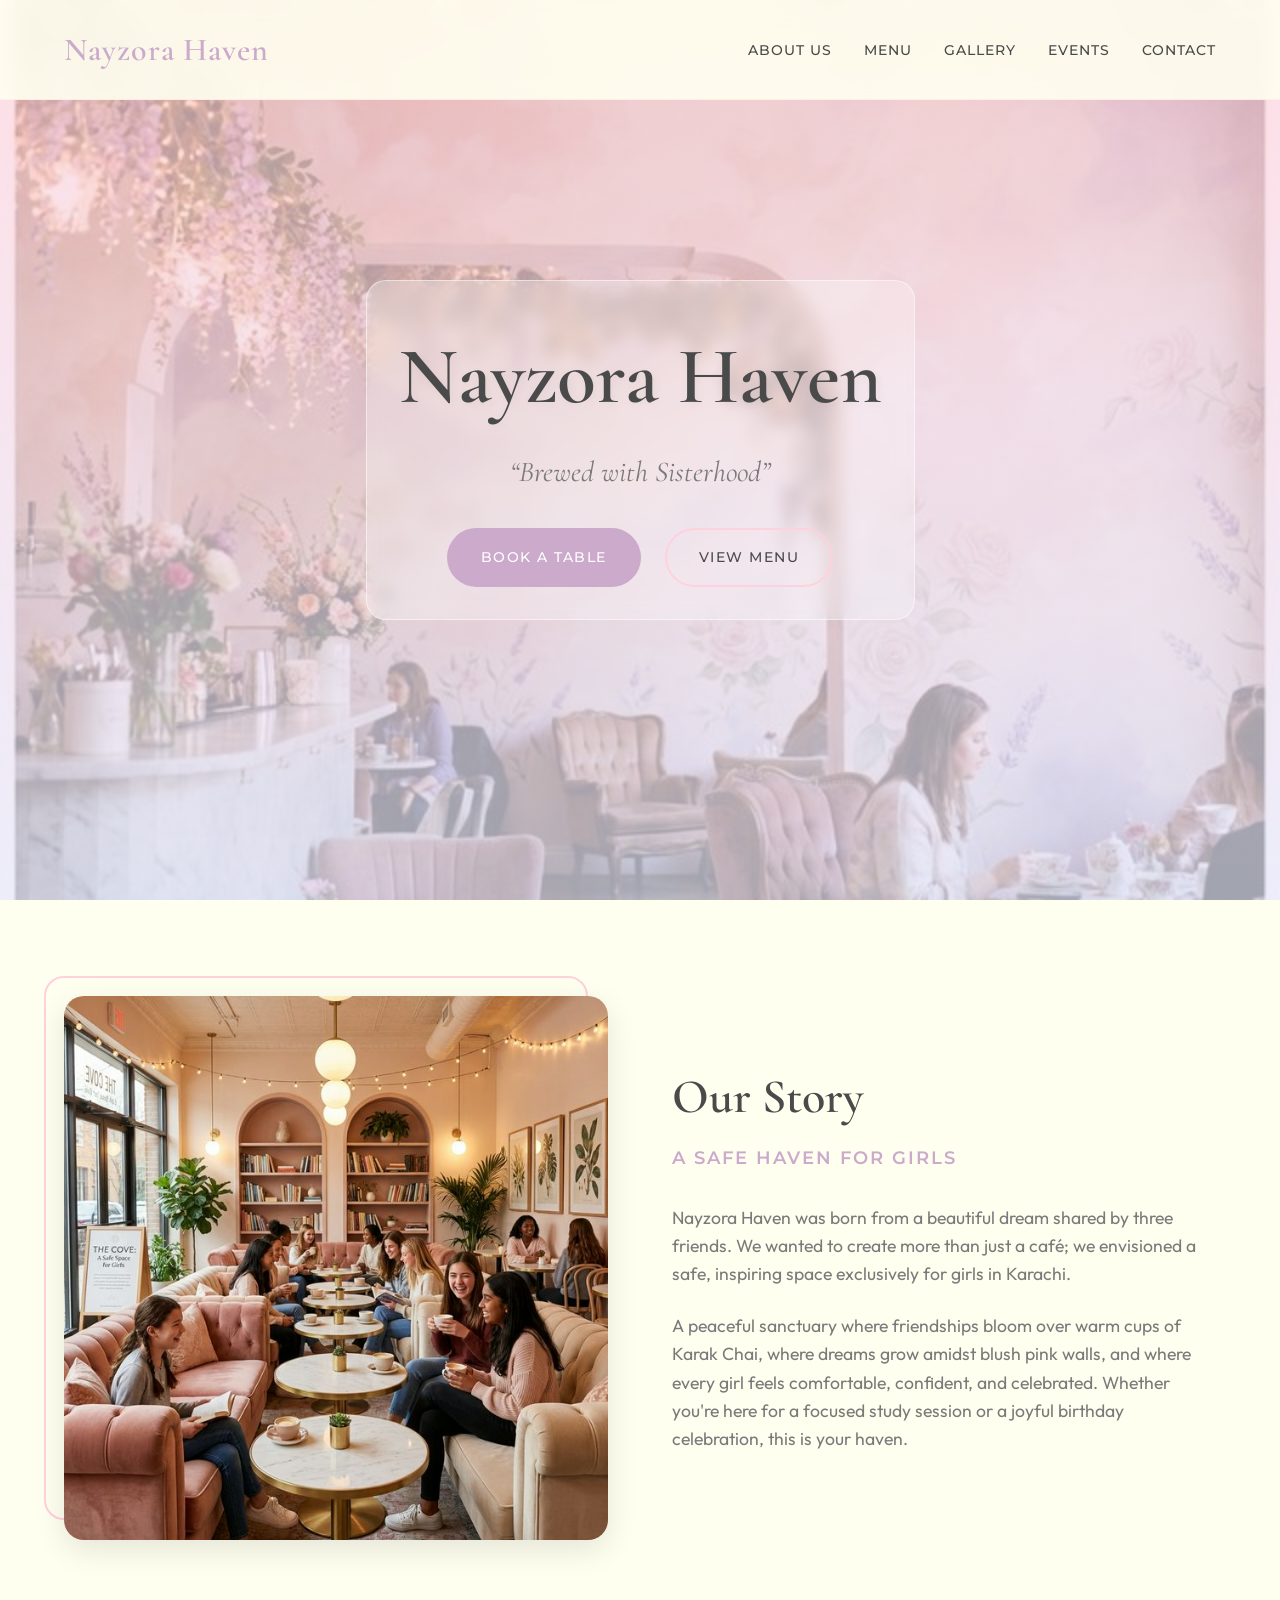
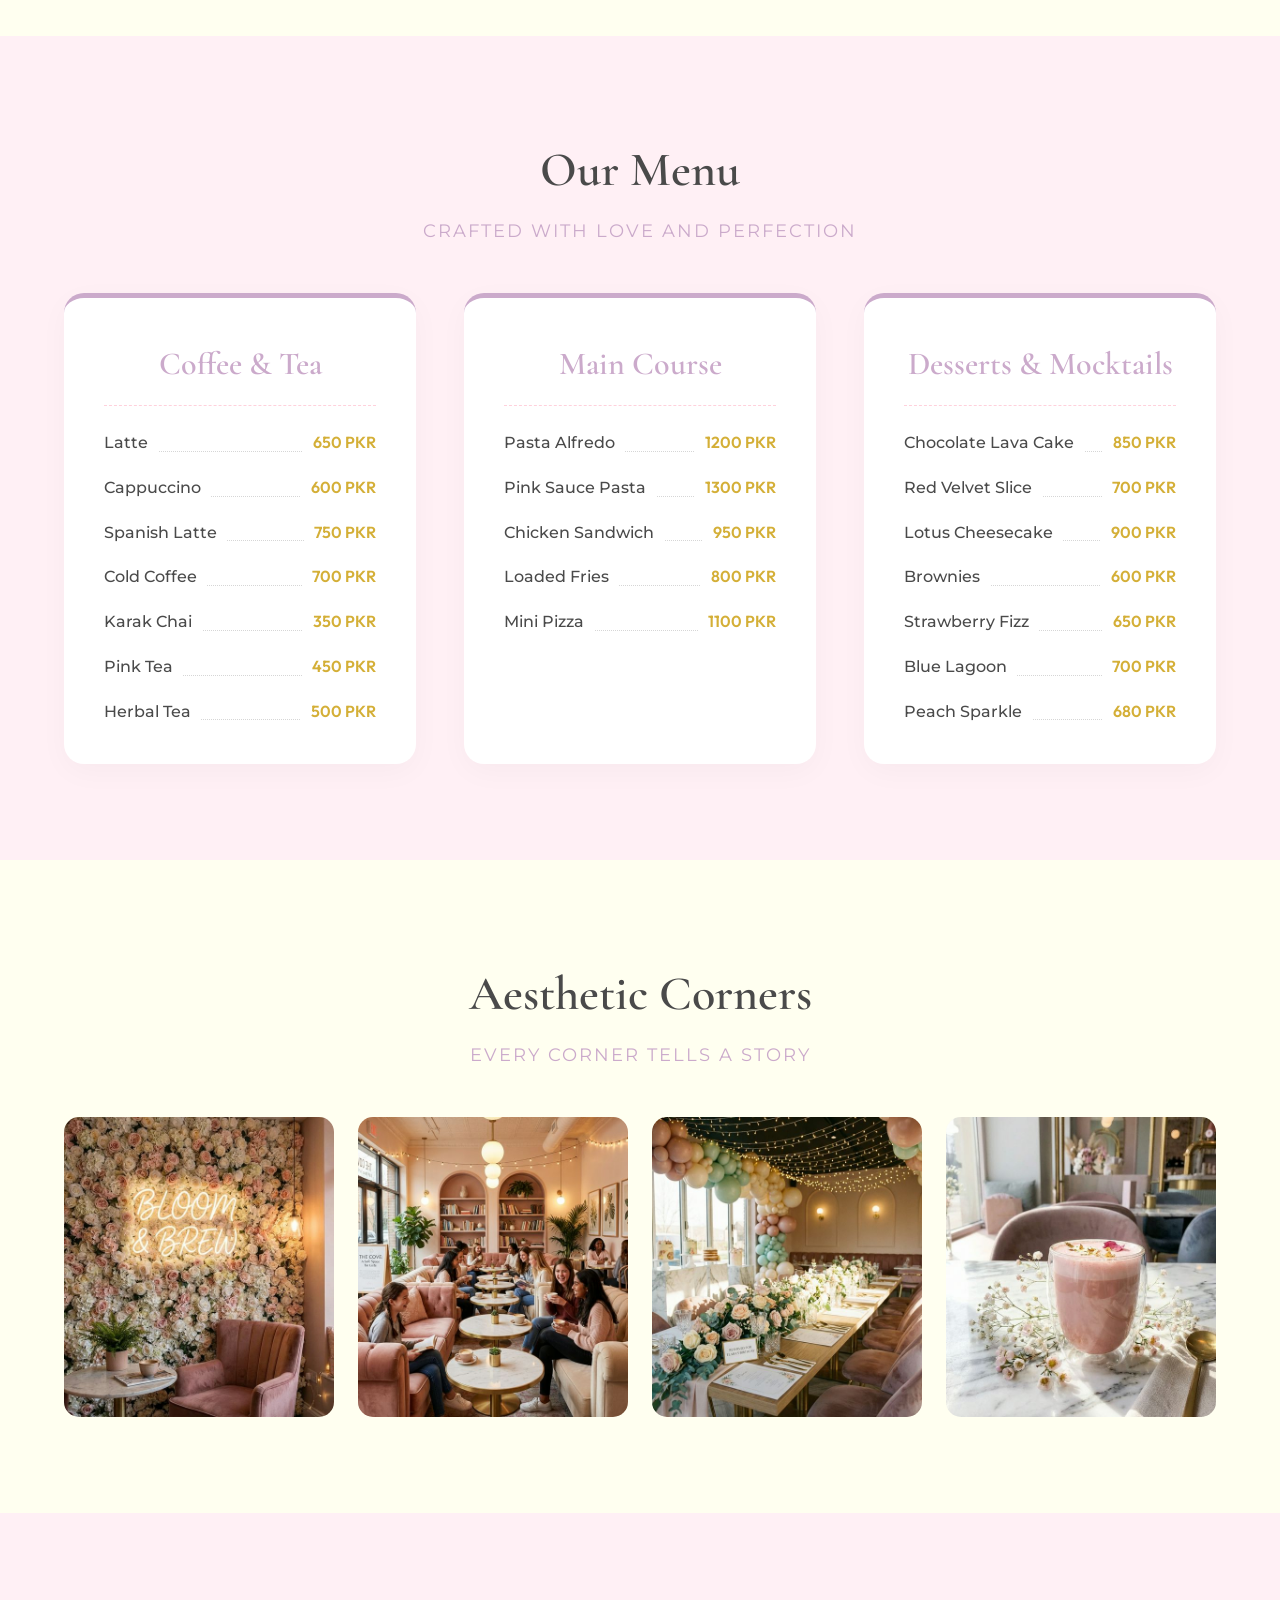
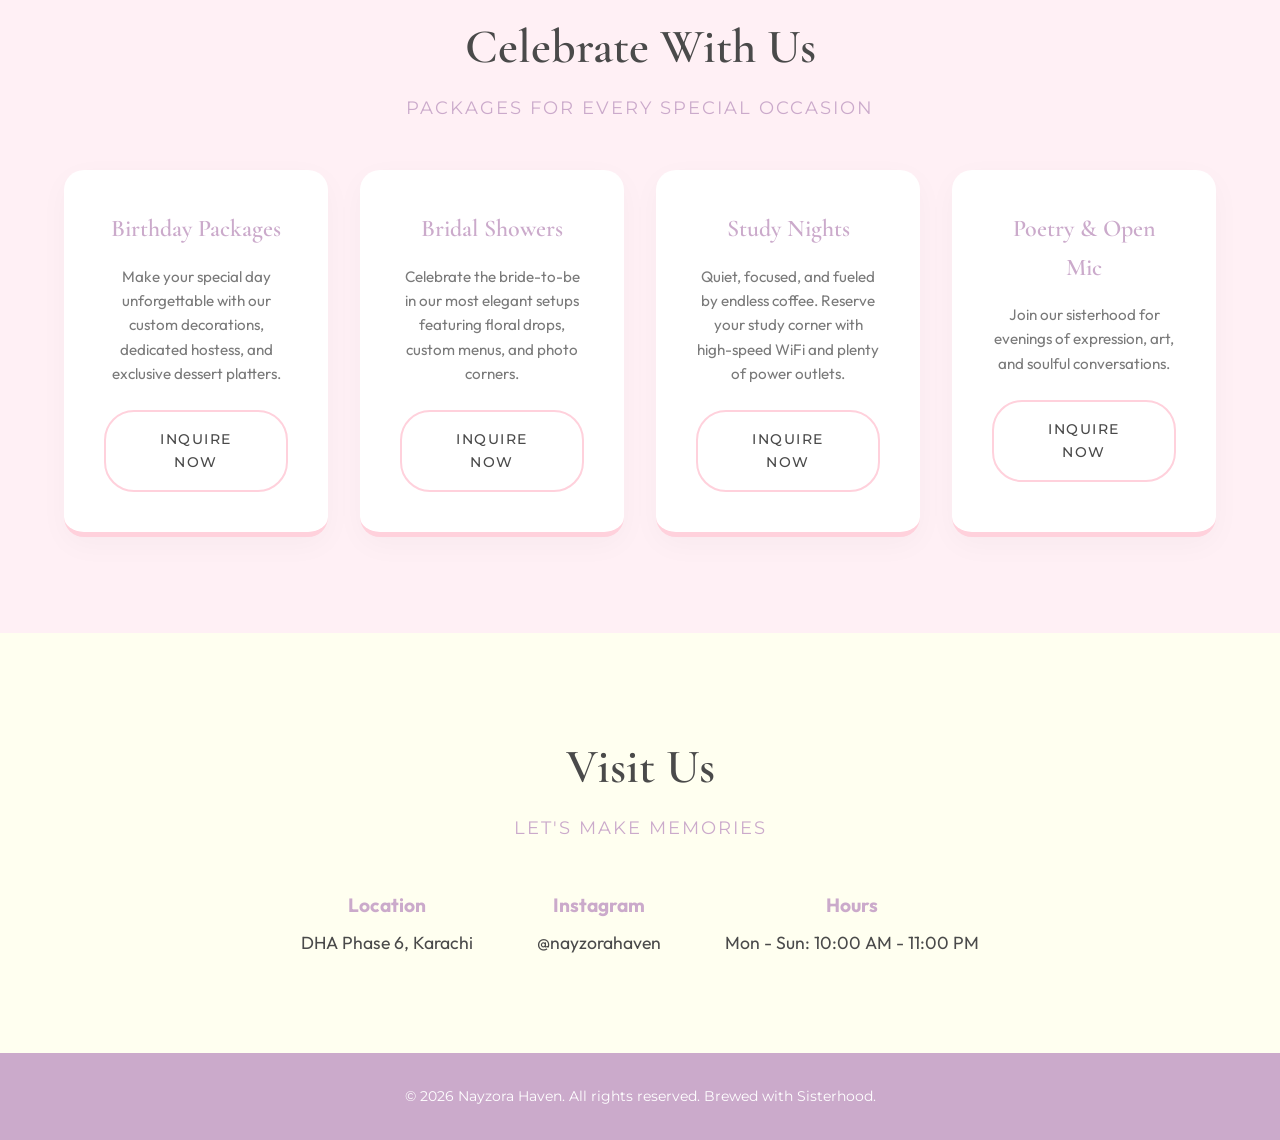
<file: index.html>
<!DOCTYPE html>
<html lang="en">

<head>
    <meta charset="UTF-8">
    <meta name="viewport" content="width=device-width, initial-scale=1.0">
    <title>Nayzora Haven | Brewed with Sisterhood</title>
    <!-- Google Fonts for Modern Feminine Typography -->
    <link rel="preconnect" href="https://fonts.googleapis.com">
    <link rel="preconnect" href="https://fonts.gstatic.com" crossorigin>
    <link
        href="https://fonts.googleapis.com/css2?family=Cormorant+Garamond:ital,wght@0,300;0,400;0,600;1,400&family=Montserrat:wght@300;400;500;600&family=Outfit:wght@300;400;500;700&display=swap"
        rel="stylesheet">
    <link rel="stylesheet" href="styles.css">
</head>

<body>
    <!-- Navbar -->
    <nav class="navbar">
        <div class="logo">Nayzora Haven</div>
        <ul class="nav-links">
            <li><a href="#about">About Us</a></li>
            <li><a href="#menu">Menu</a></li>
            <li><a href="#gallery">Gallery</a></li>
            <li><a href="#events">Events</a></li>
            <li><a href="#contact">Contact</a></li>
        </ul>
    </nav>

    <!-- Hero Section -->
    <header class="hero" id="home"
        style="background: linear-gradient(rgba(255, 209, 220, 0.7), rgba(230, 230, 250, 0.7)), url('assets/hero_bg.png') center/cover;">
        <div class="hero-content">
            <h1 class="hero-title">Nayzora Haven</h1>
            <p class="hero-tagline">“Brewed with Sisterhood”</p>
            <div class="hero-buttons">
                <a href="#contact" class="btn btn-primary">Book a Table</a>
                <a href="#menu" class="btn btn-secondary">View Menu</a>
            </div>
        </div>
    </header>

    <!-- About Us Section -->
    <section class="about section-padding" id="about">
        <div class="about-container">
            <div class="about-image">
                <img src="assets/cafe_interior.png" alt="Nayzora Haven Cafe Interior" class="img-fluid rounded-image">
            </div>
            <div class="about-content">
                <h2 class="section-title">Our Story</h2>
                <h3 class="section-subtitle">A Safe Haven for Girls</h3>
                <p>Nayzora Haven was born from a beautiful dream shared by three friends. We wanted to create more than
                    just a café; we envisioned a safe, inspiring space exclusively for girls in Karachi.</p>
                <p>A peaceful sanctuary where friendships bloom over warm cups of Karak Chai, where dreams grow amidst
                    blush pink walls, and where every girl feels comfortable, confident, and celebrated. Whether you're
                    here for a focused study session or a joyful birthday celebration, this is your haven.</p>
            </div>
        </div>
    </section>

    <!-- Menu Section -->
    <section class="menu section-padding bg-blush-light" id="menu">
        <div class="container">
            <div class="section-header text-center">
                <h2 class="section-title">Our Menu</h2>
                <p class="section-subtitle">Crafted with love and perfection</p>
            </div>

            <div class="menu-grid">
                <!-- Coffee & Tea -->
                <div class="menu-category">
                    <h3 class="category-title">Coffee & Tea</h3>
                    <div class="menu-items">
                        <div class="menu-item">
                            <div class="item-name">Latte</div>
                            <div class="item-price">650 PKR</div>
                        </div>
                        <div class="menu-item">
                            <div class="item-name">Cappuccino</div>
                            <div class="item-price">600 PKR</div>
                        </div>
                        <div class="menu-item">
                            <div class="item-name">Spanish Latte</div>
                            <div class="item-price">750 PKR</div>
                        </div>
                        <div class="menu-item">
                            <div class="item-name">Cold Coffee</div>
                            <div class="item-price">700 PKR</div>
                        </div>
                        <div class="menu-item">
                            <div class="item-name">Karak Chai</div>
                            <div class="item-price">350 PKR</div>
                        </div>
                        <div class="menu-item">
                            <div class="item-name">Pink Tea</div>
                            <div class="item-price">450 PKR</div>
                        </div>
                        <div class="menu-item">
                            <div class="item-name">Herbal Tea</div>
                            <div class="item-price">500 PKR</div>
                        </div>
                    </div>
                </div>

                <!-- Main Course -->
                <div class="menu-category">
                    <h3 class="category-title">Main Course</h3>
                    <div class="menu-items">
                        <div class="menu-item">
                            <div class="item-name">Pasta Alfredo</div>
                            <div class="item-price">1200 PKR</div>
                        </div>
                        <div class="menu-item">
                            <div class="item-name">Pink Sauce Pasta</div>
                            <div class="item-price">1300 PKR</div>
                        </div>
                        <div class="menu-item">
                            <div class="item-name">Chicken Sandwich</div>
                            <div class="item-price">950 PKR</div>
                        </div>
                        <div class="menu-item">
                            <div class="item-name">Loaded Fries</div>
                            <div class="item-price">800 PKR</div>
                        </div>
                        <div class="menu-item">
                            <div class="item-name">Mini Pizza</div>
                            <div class="item-price">1100 PKR</div>
                        </div>
                    </div>
                </div>

                <!-- Desserts & Mocktails -->
                <div class="menu-category">
                    <h3 class="category-title">Desserts & Mocktails</h3>
                    <div class="menu-items">
                        <div class="menu-item">
                            <div class="item-name">Chocolate Lava Cake</div>
                            <div class="item-price">850 PKR</div>
                        </div>
                        <div class="menu-item">
                            <div class="item-name">Red Velvet Slice</div>
                            <div class="item-price">700 PKR</div>
                        </div>
                        <div class="menu-item">
                            <div class="item-name">Lotus Cheesecake</div>
                            <div class="item-price">900 PKR</div>
                        </div>
                        <div class="menu-item">
                            <div class="item-name">Brownies</div>
                            <div class="item-price">600 PKR</div>
                        </div>
                        <div class="menu-item">
                            <div class="item-name">Strawberry Fizz</div>
                            <div class="item-price">650 PKR</div>
                        </div>
                        <div class="menu-item">
                            <div class="item-name">Blue Lagoon</div>
                            <div class="item-price">700 PKR</div>
                        </div>
                        <div class="menu-item">
                            <div class="item-name">Peach Sparkle</div>
                            <div class="item-price">680 PKR</div>
                        </div>
                    </div>
                </div>
            </div>
        </div>
    </section>

    <!-- Gallery Section -->
    <section class="gallery section-padding" id="gallery">
        <div class="container text-center">
            <h2 class="section-title">Aesthetic Corners</h2>
            <p class="section-subtitle">Every corner tells a story</p>
            <div class="gallery-grid">
                <img src="assets/flower_wall.png" alt="Flower Wall" class="gallery-img">
                <img src="assets/cafe_interior.png" alt="Cafe Interior" class="gallery-img">
                <img src="assets/birthday_setup.png" alt="Birthday Setup" class="gallery-img">
                <img src="assets/pink_drink.png" alt="Signature Drink" class="gallery-img"
                    onerror="this.style.display='none'">
            </div>
        </div>
    </section>

    <!-- Events & Packages Section -->
    <section class="events section-padding bg-blush-light" id="events">
        <div class="container">
            <div class="section-header text-center">
                <h2 class="section-title">Celebrate With Us</h2>
                <p class="section-subtitle">Packages for every special occasion</p>
            </div>
            <div class="events-grid">
                <div class="event-card">
                    <h3>Birthday Packages</h3>
                    <p>Make your special day unforgettable with our custom decorations, dedicated hostess, and exclusive
                        dessert platters.</p>
                    <a href="#contact" class="btn btn-secondary">Inquire Now</a>
                </div>
                <div class="event-card">
                    <h3>Bridal Showers</h3>
                    <p>Celebrate the bride-to-be in our most elegant setups featuring floral drops, custom menus, and
                        photo corners.</p>
                    <a href="#contact" class="btn btn-secondary">Inquire Now</a>
                </div>
                <div class="event-card">
                    <h3>Study Nights</h3>
                    <p>Quiet, focused, and fueled by endless coffee. Reserve your study corner with high-speed WiFi and
                        plenty of power outlets.</p>
                    <a href="#contact" class="btn btn-secondary">Inquire Now</a>
                </div>
                <div class="event-card">
                    <h3>Poetry & Open Mic</h3>
                    <p>Join our sisterhood for evenings of expression, art, and soulful conversations.</p>
                    <a href="#contact" class="btn btn-secondary">Inquire Now</a>
                </div>
            </div>
        </div>
    </section>

    <!-- Contact Section -->
    <section class="contact section-padding" id="contact">
        <div class="container text-center">
            <h2 class="section-title">Visit Us</h2>
            <p class="section-subtitle">Let's make memories</p>
            <div class="contact-info">
                <div class="info-block">
                    <h4>Location</h4>
                    <p>DHA Phase 6, Karachi</p>
                </div>
                <div class="info-block">
                    <h4>Instagram</h4>
                    <p><a href="https://instagram.com/nayzorahaven" target="_blank">@nayzorahaven</a></p>
                </div>
                <div class="info-block">
                    <h4>Hours</h4>
                    <p>Mon - Sun: 10:00 AM - 11:00 PM</p>
                </div>
            </div>
        </div>
    </section>

    <!-- Footer -->
    <footer class="footer">
        <p>&copy; 2026 Nayzora Haven. All rights reserved. Brewed with Sisterhood.</p>
    </footer>

    <script src="script.js"></script>
</body>

</html>
</file>
<file: styles.css>
/* 
  Nayzora Haven - Main Stylesheet
  Theme: Soft pastel tones (blush pink, beige, ivory, lavender)
*/

:root {
    /* Color Palette */
    --clr-blush: #FFD1DC;
    --clr-blush-light: #FFF0F5;
    --clr-beige: #F5F5DC;
    --clr-ivory: #FFFFF0;
    --clr-lavender: #E6E6FA;
    --clr-lavender-dark: #CBAACB;
    --clr-gold: #D4AF37;
    --clr-text-main: #4A4A4A;
    --clr-text-light: #7A7A7A;

    /* Typography */
    --font-heading: 'Cormorant Garamond', serif;
    --font-body: 'Outfit', sans-serif;
    --font-accent: 'Montserrat', sans-serif;
}

* {
    margin: 0;
    padding: 0;
    box-sizing: border-box;
}

html {
    scroll-behavior: smooth;
}

body {
    font-family: var(--font-body);
    background-color: var(--clr-ivory);
    color: var(--clr-text-main);
    line-height: 1.6;
}

/* Typography styles */
h1,
h2,
h3,
.logo {
    font-family: var(--font-heading);
    font-weight: 600;
}

/* Navbar */
.navbar {
    display: flex;
    justify-content: space-between;
    align-items: center;
    padding: 1.5rem 5%;
    background-color: rgba(255, 255, 240, 0.9);
    backdrop-filter: blur(10px);
    position: fixed;
    width: 100%;
    top: 0;
    z-index: 1000;
    transition: all 0.3s ease;
    border-bottom: 1px solid rgba(255, 209, 220, 0.3);
}

.logo {
    font-size: 2rem;
    color: var(--clr-lavender-dark);
    letter-spacing: 1px;
}

.nav-links {
    list-style: none;
    display: flex;
    gap: 2rem;
}

.nav-links a {
    text-decoration: none;
    color: var(--clr-text-main);
    font-family: var(--font-accent);
    font-weight: 500;
    font-size: 0.9rem;
    text-transform: uppercase;
    letter-spacing: 1px;
    transition: color 0.3s ease;
}

.nav-links a:hover {
    color: var(--clr-lavender-dark);
}

/* Buttons */
.btn {
    display: inline-block;
    padding: 1rem 2rem;
    border-radius: 30px;
    text-decoration: none;
    font-family: var(--font-accent);
    font-weight: 500;
    font-size: 0.9rem;
    text-transform: uppercase;
    letter-spacing: 1.5px;
    transition: all 0.3s ease;
    cursor: pointer;
}

.btn-primary {
    background-color: var(--clr-lavender-dark);
    color: white;
    border: 2px solid var(--clr-lavender-dark);
}

.btn-primary:hover {
    background-color: transparent;
    color: var(--clr-lavender-dark);
}

.btn-secondary {
    background-color: transparent;
    color: var(--clr-text-main);
    border: 2px solid var(--clr-blush);
}

.btn-secondary:hover {
    background-color: var(--clr-blush);
    color: var(--clr-text-main);
}

/* Hero Section */
.hero {
    height: 100vh;
    display: flex;
    align-items: center;
    justify-content: center;
    text-align: center;
    position: relative;
    overflow: hidden;
    /* We'll set a soft gradient background until images load */
    background: linear-gradient(135deg, var(--clr-blush-light) 0%, var(--clr-lavender) 100%);
}

.hero-content {
    z-index: 2;
    padding: 2rem;
    background: rgba(255, 255, 255, 0.3);
    backdrop-filter: blur(8px);
    border-radius: 20px;
    border: 1px solid rgba(255, 255, 255, 0.5);
    animation: fadeIn 1.5s ease-out;
}

.hero-title {
    font-size: 5rem;
    color: var(--clr-text-main);
    margin-bottom: 0.5rem;
    text-shadow: 2px 2px 10px rgba(0, 0, 0, 0.05);
}

.hero-tagline {
    font-family: var(--font-heading);
    font-style: italic;
    font-size: 1.8rem;
    color: var(--clr-text-light);
    margin-bottom: 2rem;
}

.hero-buttons {
    display: flex;
    gap: 1.5rem;
    justify-content: center;
}

/* Animations */
@keyframes fadeIn {
    from {
        opacity: 0;
        transform: translateY(20px);
    }

    to {
        opacity: 1;
        transform: translateY(0);
    }
}

/* Base Utility Classes */
.section-padding {
    padding: 6rem 5%;
}

.container {
    max-width: 1200px;
    margin: 0 auto;
}

.text-center {
    text-align: center;
}

.bg-blush-light {
    background-color: var(--clr-blush-light);
}

.section-title {
    font-size: 3rem;
    color: var(--clr-text-main);
    margin-bottom: 0.5rem;
}

.section-subtitle {
    font-family: var(--font-accent);
    color: var(--clr-lavender-dark);
    font-size: 1.1rem;
    letter-spacing: 2px;
    text-transform: uppercase;
    margin-bottom: 2rem;
}

/* About Us Section */
.about-container {
    display: flex;
    flex-wrap: wrap;
    gap: 4rem;
    align-items: center;
    max-width: 1200px;
    margin: 0 auto;
}

.about-image {
    flex: 1;
    min-width: 300px;
    position: relative;
}

.about-image::before {
    content: '';
    position: absolute;
    top: -20px;
    left: -20px;
    right: 20px;
    bottom: 20px;
    border: 2px solid var(--clr-blush);
    border-radius: 20px;
    z-index: -1;
}

.rounded-image {
    width: 100%;
    border-radius: 20px;
    box-shadow: 0 10px 30px rgba(0, 0, 0, 0.1);
    object-fit: cover;
    display: block;
}

.about-content {
    flex: 1;
    min-width: 300px;
}

.about-content p {
    margin-bottom: 1.5rem;
    font-size: 1.1rem;
    color: var(--clr-text-light);
}

/* Menu Section */
.menu-grid {
    display: grid;
    grid-template-columns: repeat(auto-fit, minmax(320px, 1fr));
    gap: 3rem;
    margin-top: 3rem;
}

.menu-category {
    background: white;
    padding: 2.5rem;
    border-radius: 20px;
    box-shadow: 0 8px 30px rgba(0, 0, 0, 0.03);
    border-top: 5px solid var(--clr-lavender-dark);
    transition: transform 0.3s ease;
}

.menu-category:hover {
    transform: translateY(-5px);
}

.category-title {
    font-size: 2rem;
    color: var(--clr-lavender-dark);
    text-align: center;
    margin-bottom: 1.5rem;
    padding-bottom: 1rem;
    border-bottom: 1px dashed var(--clr-blush);
}

.menu-items {
    display: flex;
    flex-direction: column;
    gap: 1.2rem;
}

.menu-item {
    display: flex;
    justify-content: space-between;
    align-items: baseline;
    position: relative;
}

.menu-item::after {
    content: '';
    position: absolute;
    bottom: 4px;
    left: 0;
    right: 0;
    border-bottom: 1px dotted var(--clr-text-light);
    opacity: 0.3;
    z-index: 0;
}

.item-name {
    font-family: var(--font-accent);
    font-weight: 500;
    background: white;
    padding-right: 10px;
    z-index: 1;
}

.item-price {
    font-weight: 600;
    color: var(--clr-gold);
    background: white;
    padding-left: 10px;
    z-index: 1;
}

/* Gallery Section */
.gallery-grid {
    display: grid;
    grid-template-columns: repeat(auto-fit, minmax(250px, 1fr));
    gap: 1.5rem;
    margin-top: 3rem;
}

.gallery-img {
    width: 100%;
    height: 300px;
    object-fit: cover;
    border-radius: 15px;
    transition: transform 0.3s ease, box-shadow 0.3s ease;
    cursor: pointer;
}

.gallery-img:hover {
    transform: scale(1.03);
    box-shadow: 0 15px 30px rgba(0, 0, 0, 0.1);
}

/* Events Section */
.events-grid {
    display: grid;
    grid-template-columns: repeat(auto-fit, minmax(250px, 1fr));
    gap: 2rem;
    margin-top: 3rem;
}

.event-card {
    background: white;
    padding: 2.5rem;
    border-radius: 20px;
    box-shadow: 0 8px 30px rgba(0, 0, 0, 0.03);
    text-align: center;
    border-bottom: 5px solid var(--clr-blush);
    transition: transform 0.3s ease;
}

.event-card:hover {
    transform: translateY(-5px);
}

.event-card h3 {
    color: var(--clr-lavender-dark);
    margin-bottom: 1rem;
    font-size: 1.5rem;
}

.event-card p {
    color: var(--clr-text-light);
    margin-bottom: 1.5rem;
    font-size: 0.95rem;
}

/* Contact & Footer */
.contact-info {
    display: flex;
    justify-content: center;
    flex-wrap: wrap;
    gap: 4rem;
    margin-top: 3rem;
}

.info-block h4 {
    color: var(--clr-lavender-dark);
    font-size: 1.2rem;
    margin-bottom: 0.5rem;
}

.info-block p,
.info-block a {
    color: var(--clr-text-main);
    text-decoration: none;
    font-size: 1.1rem;
    transition: color 0.3s ease;
}

.info-block a:hover {
    color: var(--clr-blush);
}

.footer {
    text-align: center;
    padding: 2rem;
    background-color: var(--clr-lavender-dark);
    color: white;
    font-family: var(--font-accent);
    font-size: 0.9rem;
}

/* Responsive Design */
@media (max-width: 768px) {
    .nav-links {
        display: none;
        /* Simplified mobile layout */
    }

    .logo {
        font-size: 1.5rem;
    }

    .hero-title {
        font-size: 3rem;
    }

    .hero-tagline {
        font-size: 1.2rem;
    }

    .section-title {
        font-size: 2.2rem;
    }

    .section-padding {
        padding: 4rem 5%;
    }

    .hero-buttons {
        flex-direction: column;
        gap: 1rem;
    }

    .about-container {
        flex-direction: column;
        text-align: center;
    }

    .about-image::before {
        display: none;
        /* Hide decorative border on mobile to save space */
    }
}
</file>
